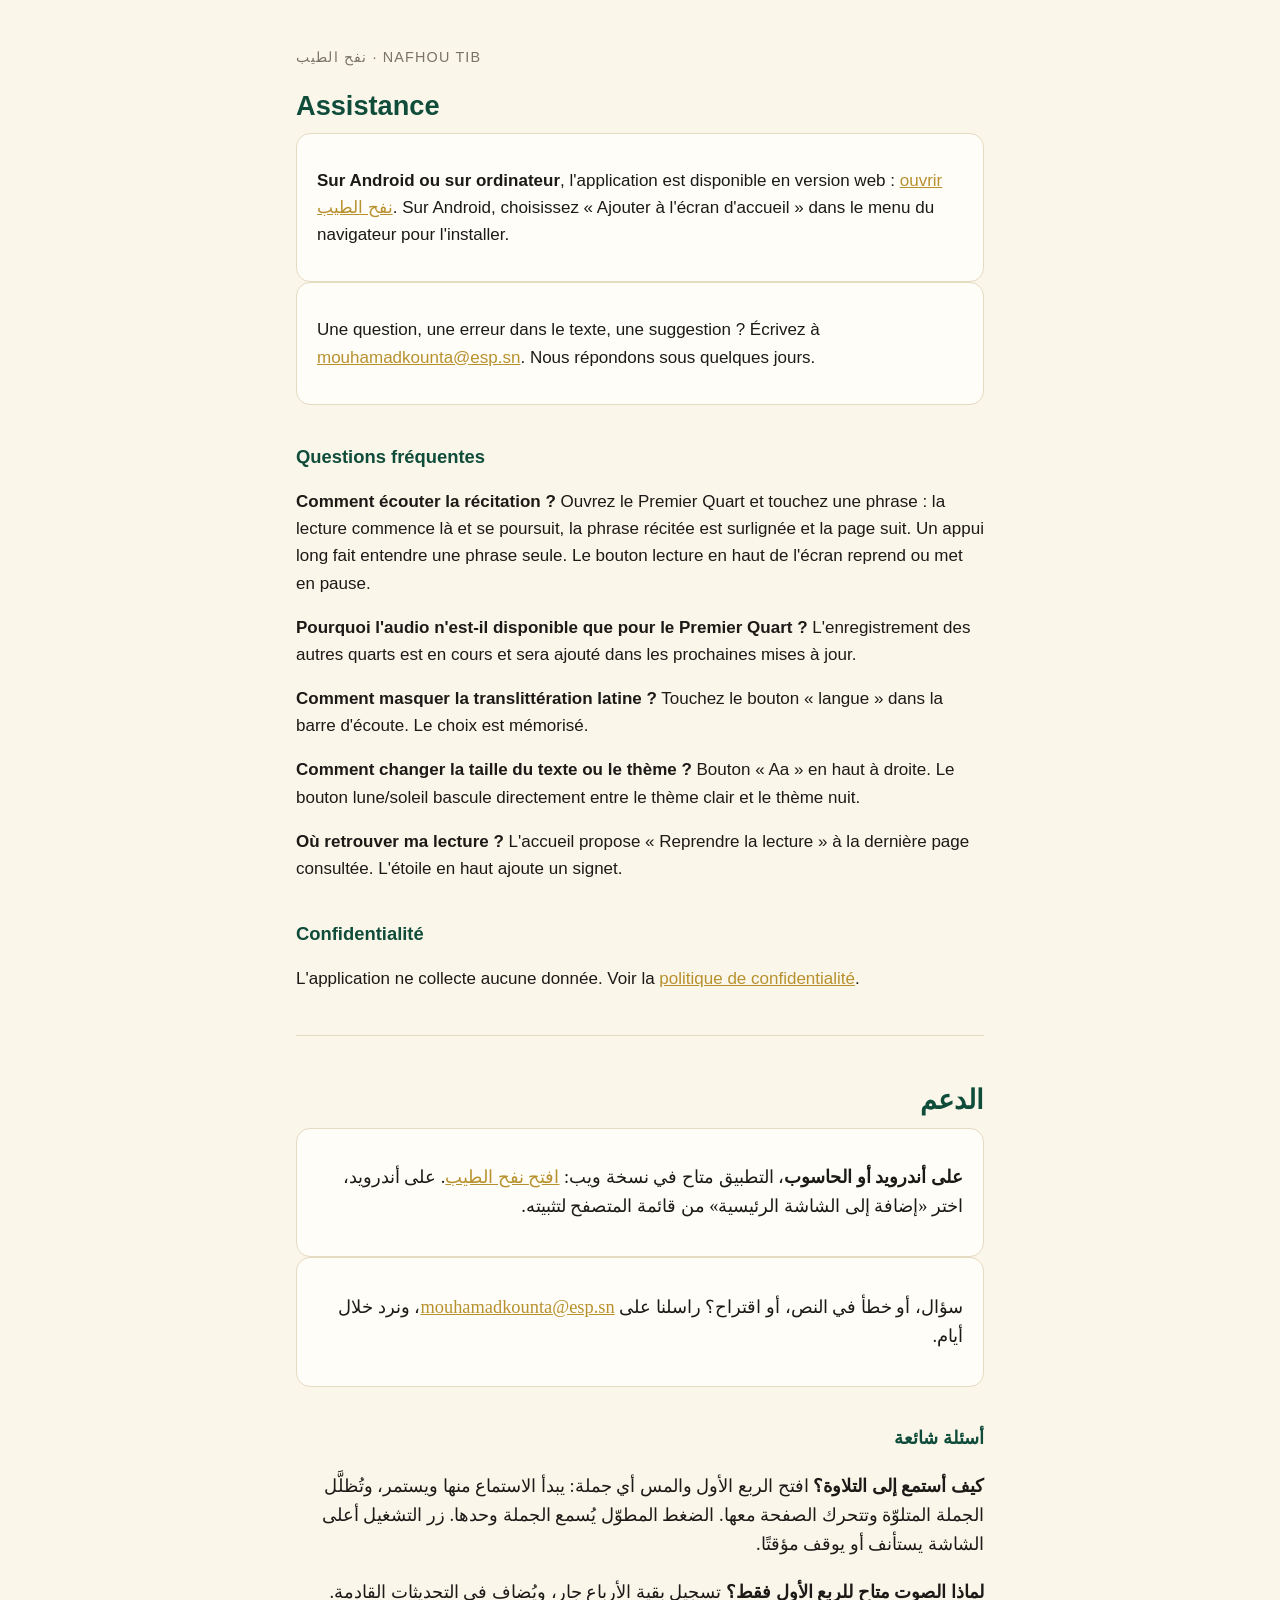
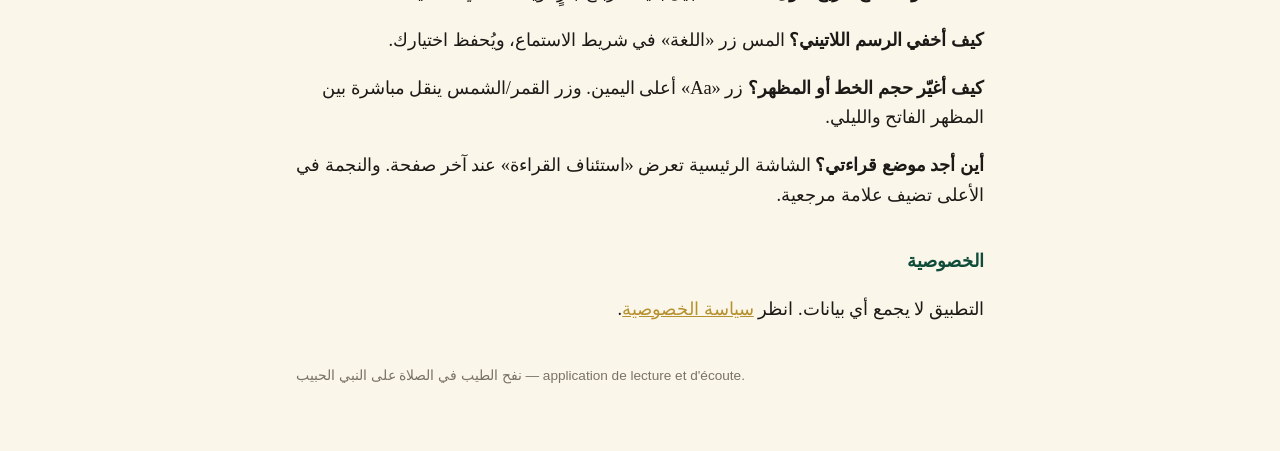
<file: assistance.html>
<!doctype html><html lang="fr"><head><meta charset="utf-8"><meta name="viewport" content="width=device-width,initial-scale=1">
<title>نفح الطيب — Assistance</title><link rel="stylesheet" href="style.css"></head><body><main>
<p class="app">نفح الطيب · Nafhou Tib</p>
<h1>Assistance</h1>
<div class="card"><p><strong>Sur Android ou sur ordinateur</strong>, l'application est disponible en version web : <a href="app/">ouvrir نفح الطيب</a>. Sur Android, choisissez « Ajouter à l'écran d'accueil » dans le menu du navigateur pour l'installer.</p></div>
<div class="card"><p>Une question, une erreur dans le texte, une suggestion ? Écrivez à <a href="mailto:mouhamadkounta@esp.sn">mouhamadkounta@esp.sn</a>. Nous répondons sous quelques jours.</p></div>
<h2>Questions fréquentes</h2>
<p><strong>Comment écouter la récitation ?</strong> Ouvrez le Premier Quart et touchez une phrase : la lecture commence là et se poursuit, la phrase récitée est surlignée et la page suit. Un appui long fait entendre une phrase seule. Le bouton lecture en haut de l'écran reprend ou met en pause.</p>
<p><strong>Pourquoi l'audio n'est-il disponible que pour le Premier Quart ?</strong> L'enregistrement des autres quarts est en cours et sera ajouté dans les prochaines mises à jour.</p>
<p><strong>Comment masquer la translittération latine ?</strong> Touchez le bouton « langue » dans la barre d'écoute. Le choix est mémorisé.</p>
<p><strong>Comment changer la taille du texte ou le thème ?</strong> Bouton « Aa » en haut à droite. Le bouton lune/soleil bascule directement entre le thème clair et le thème nuit.</p>
<p><strong>Où retrouver ma lecture ?</strong> L'accueil propose « Reprendre la lecture » à la dernière page consultée. L'étoile en haut ajoute un signet.</p>
<h2>Confidentialité</h2>
<p>L'application ne collecte aucune donnée. Voir la <a href="confidentialite.html">politique de confidentialité</a>.</p>
<hr>
<section class="ar">
<h1>الدعم</h1>
<div class="card"><p><strong>على أندرويد أو الحاسوب</strong>، التطبيق متاح في نسخة ويب: <a href="app/">افتح نفح الطيب</a>. على أندرويد، اختر «إضافة إلى الشاشة الرئيسية» من قائمة المتصفح لتثبيته.</p></div>
<div class="card"><p>سؤال، أو خطأ في النص، أو اقتراح؟ راسلنا على <a href="mailto:mouhamadkounta@esp.sn">mouhamadkounta@esp.sn</a>، ونرد خلال أيام.</p></div>
<h2>أسئلة شائعة</h2>
<p><strong>كيف أستمع إلى التلاوة؟</strong> افتح الربع الأول والمس أي جملة: يبدأ الاستماع منها ويستمر، وتُظلَّل الجملة المتلوّة وتتحرك الصفحة معها. الضغط المطوّل يُسمع الجملة وحدها. زر التشغيل أعلى الشاشة يستأنف أو يوقف مؤقتًا.</p>
<p><strong>لماذا الصوت متاح للربع الأول فقط؟</strong> تسجيل بقية الأرباع جارٍ، ويُضاف في التحديثات القادمة.</p>
<p><strong>كيف أخفي الرسم اللاتيني؟</strong> المس زر «اللغة» في شريط الاستماع، ويُحفظ اختيارك.</p>
<p><strong>كيف أغيّر حجم الخط أو المظهر؟</strong> زر «Aa» أعلى اليمين. وزر القمر/الشمس ينقل مباشرة بين المظهر الفاتح والليلي.</p>
<p><strong>أين أجد موضع قراءتي؟</strong> الشاشة الرئيسية تعرض «استئناف القراءة» عند آخر صفحة. والنجمة في الأعلى تضيف علامة مرجعية.</p>
<h2>الخصوصية</h2>
<p>التطبيق لا يجمع أي بيانات. انظر <a href="confidentialite.html">سياسة الخصوصية</a>.</p>
</section>
<footer>نفح الطيب في الصلاة على النبي الحبيب — application de lecture et d'écoute.</footer>
</main></body></html>
</file>
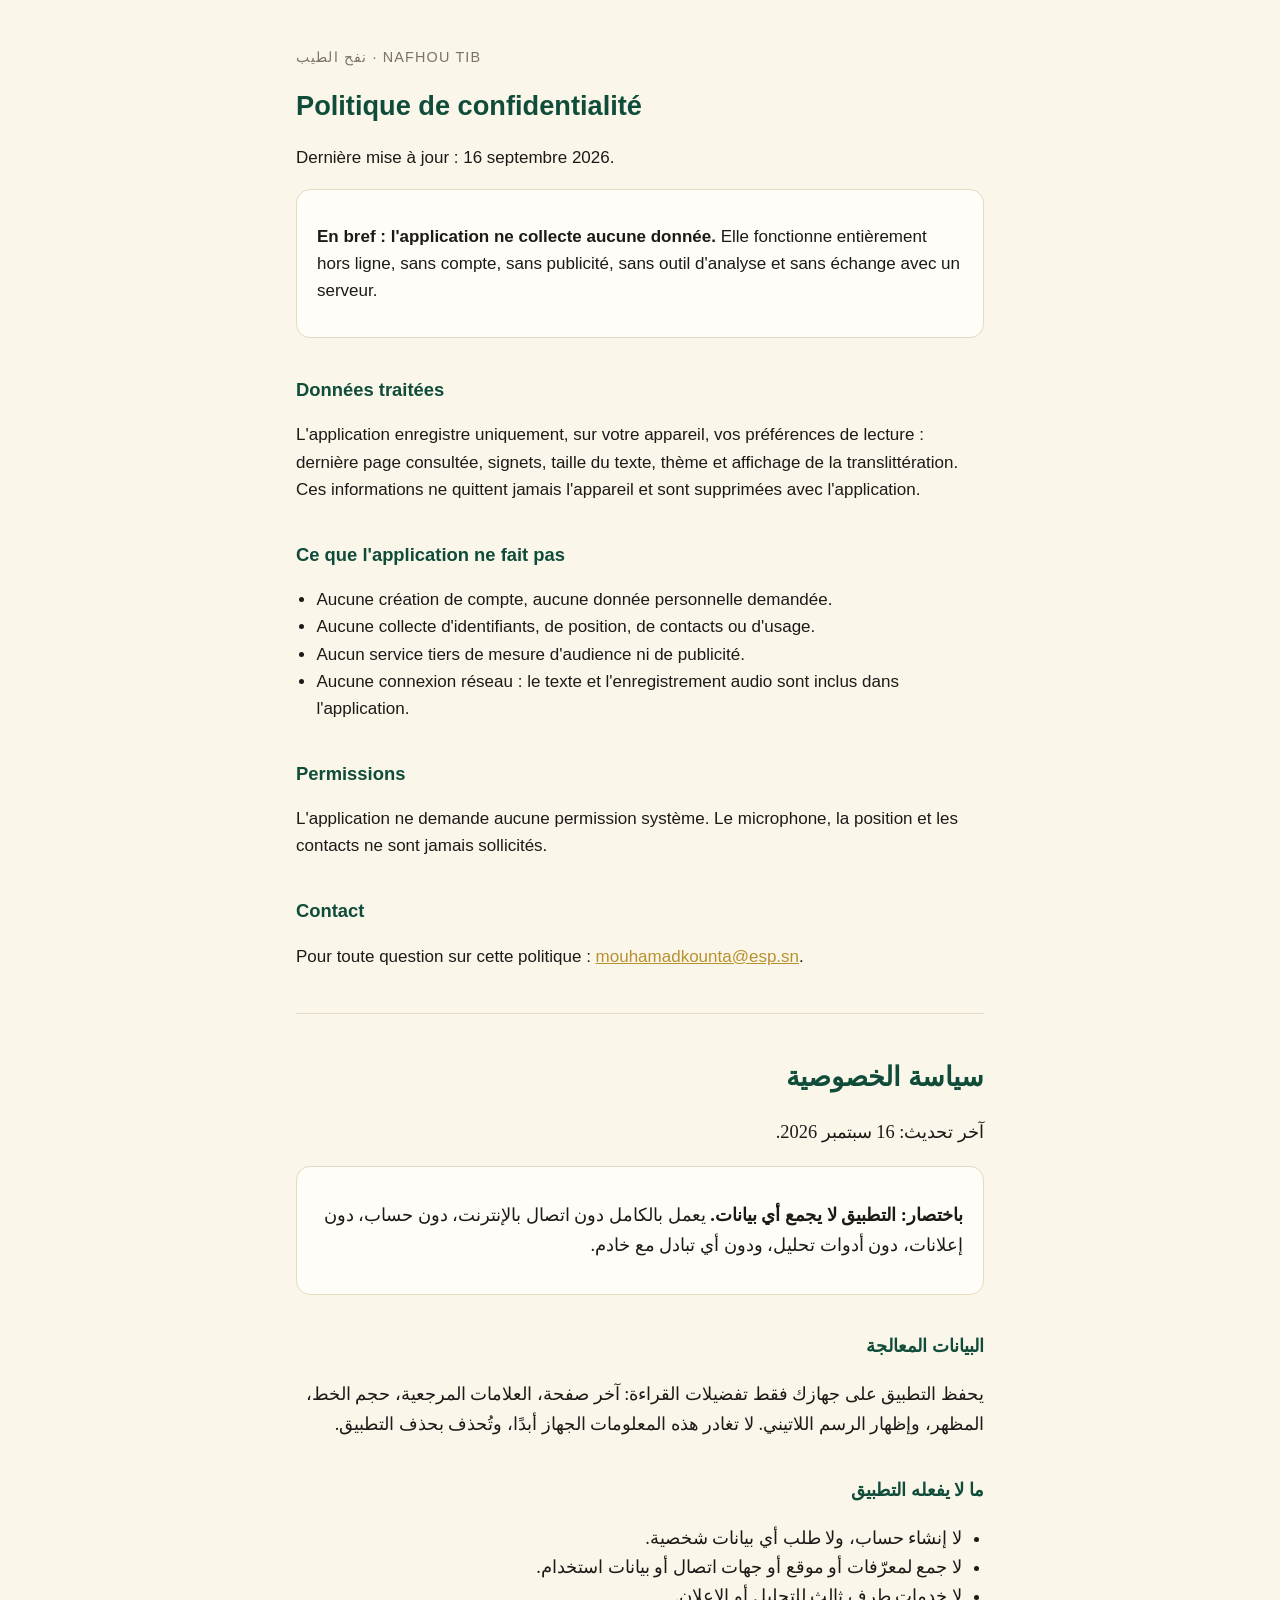
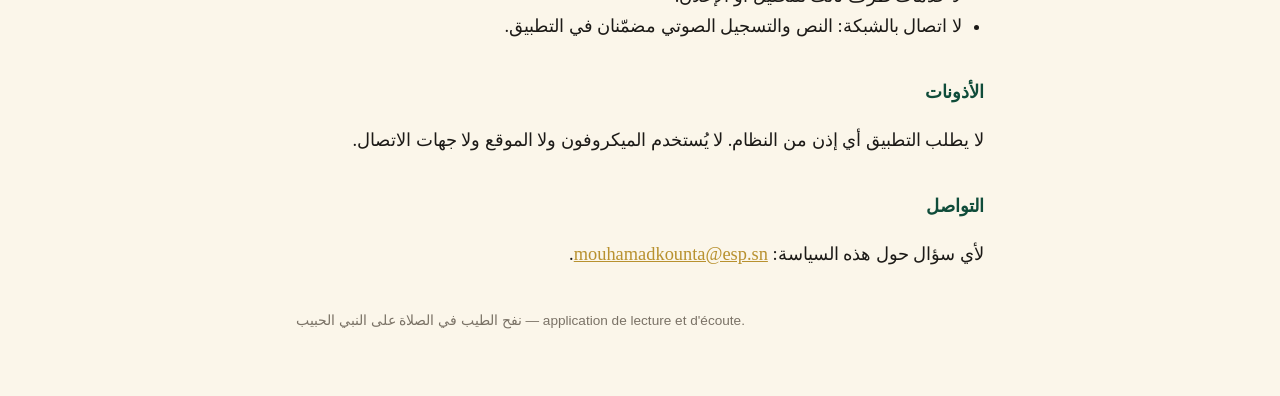
<file: confidentialite.html>
<!doctype html><html lang="fr"><head><meta charset="utf-8"><meta name="viewport" content="width=device-width,initial-scale=1">
<title>نفح الطيب — Politique de confidentialité</title><link rel="stylesheet" href="style.css"></head><body><main>
<p class="app">نفح الطيب · Nafhou Tib</p>
<h1>Politique de confidentialité</h1>
<p>Dernière mise à jour : 16 septembre 2026.</p>
<div class="card"><p><strong>En bref : l'application ne collecte aucune donnée.</strong> Elle fonctionne entièrement hors ligne, sans compte, sans publicité, sans outil d'analyse et sans échange avec un serveur.</p></div>
<h2>Données traitées</h2>
<p>L'application enregistre uniquement, sur votre appareil, vos préférences de lecture : dernière page consultée, signets, taille du texte, thème et affichage de la translittération. Ces informations ne quittent jamais l'appareil et sont supprimées avec l'application.</p>
<h2>Ce que l'application ne fait pas</h2>
<ul><li>Aucune création de compte, aucune donnée personnelle demandée.</li><li>Aucune collecte d'identifiants, de position, de contacts ou d'usage.</li><li>Aucun service tiers de mesure d'audience ni de publicité.</li><li>Aucune connexion réseau : le texte et l'enregistrement audio sont inclus dans l'application.</li></ul>
<h2>Permissions</h2>
<p>L'application ne demande aucune permission système. Le microphone, la position et les contacts ne sont jamais sollicités.</p>
<h2>Contact</h2>
<p>Pour toute question sur cette politique : <a href="mailto:mouhamadkounta@esp.sn">mouhamadkounta@esp.sn</a>.</p>
<hr>
<section class="ar">
<h1>سياسة الخصوصية</h1>
<p>آخر تحديث: 16 سبتمبر 2026.</p>
<div class="card"><p><strong>باختصار: التطبيق لا يجمع أي بيانات.</strong> يعمل بالكامل دون اتصال بالإنترنت، دون حساب، دون إعلانات، دون أدوات تحليل، ودون أي تبادل مع خادم.</p></div>
<h2>البيانات المعالجة</h2>
<p>يحفظ التطبيق على جهازك فقط تفضيلات القراءة: آخر صفحة، العلامات المرجعية، حجم الخط، المظهر، وإظهار الرسم اللاتيني. لا تغادر هذه المعلومات الجهاز أبدًا، وتُحذف بحذف التطبيق.</p>
<h2>ما لا يفعله التطبيق</h2>
<ul><li>لا إنشاء حساب، ولا طلب أي بيانات شخصية.</li><li>لا جمع لمعرّفات أو موقع أو جهات اتصال أو بيانات استخدام.</li><li>لا خدمات طرف ثالث للتحليل أو الإعلان.</li><li>لا اتصال بالشبكة: النص والتسجيل الصوتي مضمّنان في التطبيق.</li></ul>
<h2>الأذونات</h2>
<p>لا يطلب التطبيق أي إذن من النظام. لا يُستخدم الميكروفون ولا الموقع ولا جهات الاتصال.</p>
<h2>التواصل</h2>
<p>لأي سؤال حول هذه السياسة: <a href="mailto:mouhamadkounta@esp.sn">mouhamadkounta@esp.sn</a>.</p>
</section>
<footer>نفح الطيب في الصلاة على النبي الحبيب — application de lecture et d'écoute.</footer>
</main></body></html>
</file>
<file: style.css>
:root{--bg:#FBF6EA;--surface:#FFFDF7;--ink:#1C1A17;--emerald:#0F4C3A;--gold:#B8912F;--muted:#7A7266;--border:#E5DAC2}
@media (prefers-color-scheme:dark){:root{--bg:#12100D;--surface:#1B1814;--ink:#E8E0D0;--emerald:#5FA98A;--gold:#D9BE72;--muted:#9A9080;--border:#2E2820}}
*{box-sizing:border-box}body{margin:0;background:var(--bg);color:var(--ink);font:17px/1.6 -apple-system,"Segoe UI",Roboto,sans-serif}
main{max-width:720px;margin:0 auto;padding:32px 16px 64px}
h1{color:var(--emerald);font-size:1.7rem;margin:.2em 0}h2{color:var(--emerald);font-size:1.15rem;margin-top:2em}
.app{color:var(--muted);font-size:.9rem;letter-spacing:.08em;text-transform:uppercase}
section.ar{direction:rtl;text-align:right;font-family:"Amiri","Scheherazade New","Noto Naskh Arabic",serif;font-size:1.15rem}
hr{border:0;border-top:1px solid var(--border);margin:2.5em 0}
a{color:var(--gold)}.card{background:var(--surface);border:1px solid var(--border);border-radius:14px;padding:16px 20px}
ul{padding-inline-start:1.2em}footer{color:var(--muted);font-size:.85rem;margin-top:3em}
</file>
